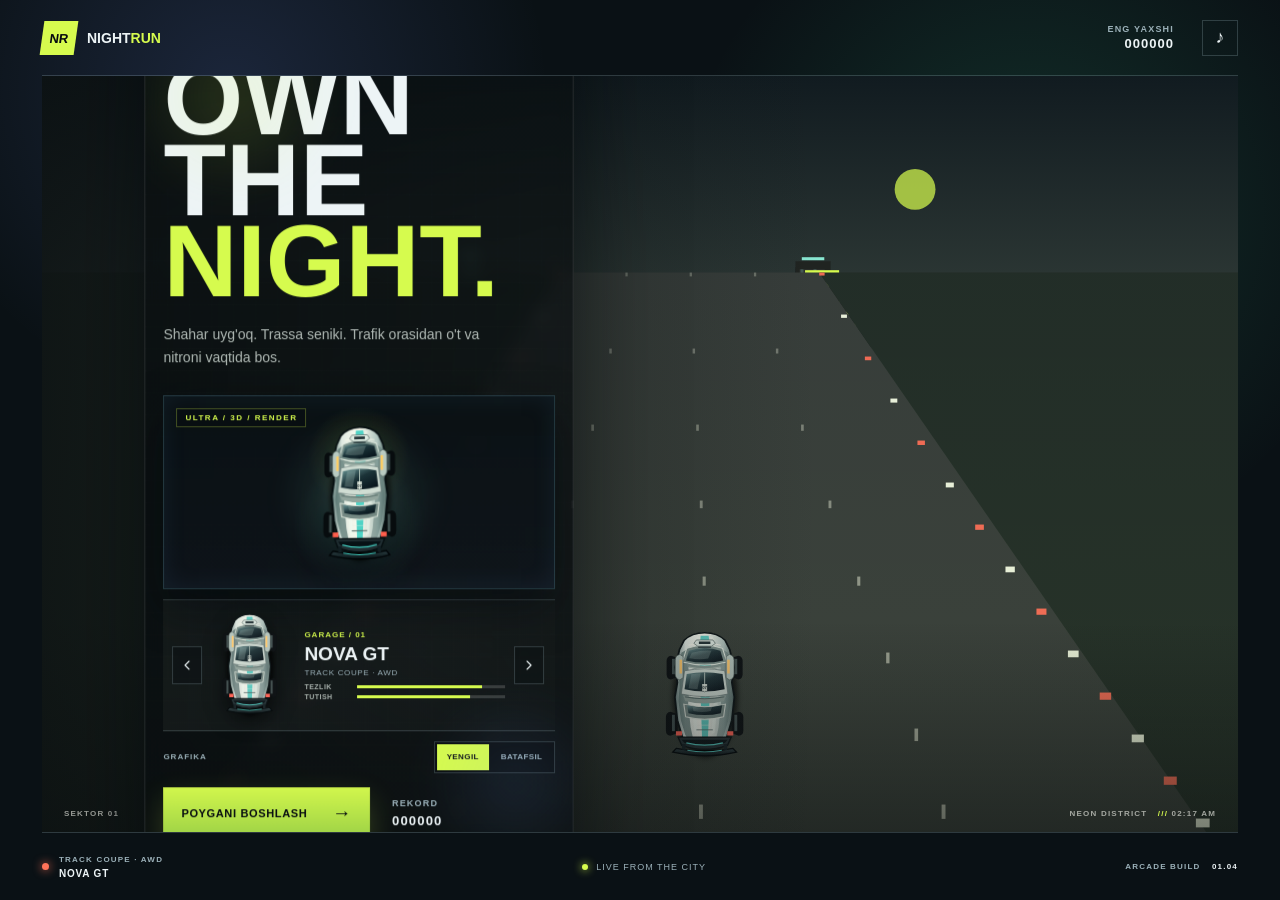
<file: index.html>
<!doctype html>
<html lang="uz">
	<head>
		<meta charset="UTF-8" />
		<meta name="viewport" content="width=device-width, initial-scale=1, viewport-fit=cover, user-scalable=no" />
		<meta name="theme-color" content="#101416" />
		<meta name="description" content="Neon yo'llarda tezlikni his qil. Yengil arcade poyga o'yini." />
		<link rel="manifest" href="manifest.json" />
		<link rel="icon" href="icon.svg" type="image/svg+xml" />
		<link rel="stylesheet" href="style.css" />
		<title>Night Run: Street Rush</title>
	</head>
	<body>
		<main class="game-shell">
			<header class="topbar">
				<a class="brand" href="#" aria-label="Night Run bosh sahifa">
					<span class="brand-mark">NR</span>
					<span class="brand-name">NIGHT<span>RUN</span></span>
				</a>
				<div class="top-stats">
					<div class="top-stat"><span class="stat-label">ENG YAXSHI</span><strong id="best-score">000000</strong></div>
					<button class="icon-button" id="home-button" aria-label="Bosh sahifaga qaytish" title="Bosh sahifaga qaytish" hidden><svg viewBox="0 0 24 24" aria-hidden="true"><path d="m3 10 9-7 9 7"/><path d="M5 9v12h14V9"/><path d="M9 21v-7h6v7"/></svg></button>
					<button class="icon-button" id="sound-toggle" aria-label="Ovoz" title="Ovoz">♪</button>
				</div>
			</header>

			<section class="game-stage" aria-label="Poyga maydoni">
				<canvas id="game-canvas" aria-label="Night Run poyga o'yini"></canvas>
				<canvas id="parking-canvas" aria-label="3D parkovka maydoni" hidden></canvas>

				<div class="race-hud" id="race-hud" hidden>
					<div class="hud-left">
						<div class="speed-readout"><strong id="speed">000</strong><span>KM/H</span></div>
						<div class="gear-readout">VITES <strong id="gear">1</strong></div>
					</div>
					<div class="hud-right">
						<div class="race-distance"><span>MASOFA</span><strong id="distance">0.00 <small>KM</small></strong></div>
						<div class="nitro-meter"><span>NITRO</span><div class="meter-track"><i id="nitro-fill"></i></div></div>
					</div>
					<button class="pause-button" id="pause-button" aria-label="Pauza">Ⅱ</button>
				</div>

				<div class="parking-hud" id="parking-hud" hidden>
					<div class="parking-speed"><strong id="parking-speed">00</strong><span>KM/H</span><button class="gear-toggle" id="parking-gear" aria-label="Orqaga uzatmaga o'tish" title="D / R uzatma">D</button></div>
					<div class="parking-objective" id="parking-objective">YASHIL JOYGA PARK QILING</div>
					<button class="hud-action-button" id="parking-camera" aria-label="Kamera burchagini almashtirish">CAM</button>
					<button class="pause-button" id="parking-pause" aria-label="Pauza">Ⅱ</button>
				</div>

				<div class="screen-panel" id="start-screen">
					<div class="scene-ambient" aria-hidden="true">
						<span class="ambient-orb orb-left"></span>
						<span class="ambient-orb orb-right"></span>
						<span class="ambient-grid"></span>
					</div>
					<div class="intro-flash" id="intro-flash" aria-hidden="true"></div>
					<div class="eyebrow"><span class="eyebrow-line"></span> NO RULES. JUST ROAD.</div>
					<div class="mode-switch" role="group" aria-label="O'yin rejimi">
						<button class="mode-option is-selected" data-game-mode="street" aria-pressed="true">STREET RUN</button>
						<button class="mode-option" data-game-mode="parking" aria-pressed="false">PARKING</button>
					</div>
					<h1 id="start-title">OWN THE<br /><em>NIGHT.</em></h1>
					<p class="panel-copy" id="start-copy">Shahar uyg'oq. Trassa seniki. Trafik orasidan o't va nitroni vaqtida bos.</p>
					<div class="cinematic-showcase" aria-label="Premium garage showcase">
						<div class="showcase-glow"></div>
						<div class="showcase-tag">ULTRA / 3D / RENDER</div>
						<img class="showcase-car" id="showcase-car" src="car-m3-inspired.svg" alt="NOVA GT showcase" />
					</div>
					<div class="garage-picker" aria-label="Avtomobil tanlash">
						<button class="garage-arrow" id="car-previous" aria-label="Oldingi avtomobil"><svg viewBox="0 0 24 24" aria-hidden="true"><path d="m15 18-6-6 6-6"/></svg></button>
						<img class="garage-car-preview" id="car-preview" src="car-m3-inspired.svg" alt="NOVA GT avtomobili yuqoridan ko'rinishi" />
						<div class="garage-car-info">
							<span class="garage-car-index" id="car-index">GARAGE / 01</span>
							<h2 id="car-name">NOVA GT</h2>
							<p id="car-category">TRACK COUPE · AWD</p>
							<div class="car-stat"><span>TEZLIK</span><i><b id="car-speed-stat" style="--stat: .84"></b></i></div>
							<div class="car-stat"><span>TUTISH</span><i><b id="car-grip-stat" style="--stat: .76"></b></i></div>
						</div>
						<button class="garage-arrow" id="car-next" aria-label="Keyingi avtomobil"><svg viewBox="0 0 24 24" aria-hidden="true"><path d="m9 18 6-6-6-6"/></svg></button>
					</div>
					<div class="graphics-setting">
						<span>GRAFIKA</span>
						<div class="graphics-switch" role="group" aria-label="Grafika sifati">
							<button data-quality="low" aria-pressed="true">YENGIL</button>
							<button data-quality="high" aria-pressed="false">BATAFSIL</button>
						</div>
					</div>
					<div class="start-row">
						<button class="primary-button" id="start-button"><span>POYGANI BOSHLASH</span><b>→</b></button>
						<span class="record-note">REKORD <strong id="menu-best">000000</strong></span>
					</div>
					<div class="key-hint"><span>←</span><span>→</span><i>YO'NALISH</i><span class="key-space">SPACE</span><i>NITRO</i></div>
				</div>

				<div class="screen-panel result-panel" id="result-screen" hidden>
					<div class="eyebrow"><span class="eyebrow-line"></span> RUN COMPLETE</div>
					<h2 id="result-title">YAXSHI<br /><em>URINISH.</em></h2>
					<p class="panel-copy" id="result-copy">Masofa va tezlik</p>
					<button class="primary-button" id="retry-button"><span>YANA BIR MARTA</span><b>↻</b></button>
				</div>

				<div class="pause-overlay" id="pause-screen" hidden>
					<div class="eyebrow"><span class="eyebrow-line"></span> ENGINE IDLING</div>
					<h2>PAUZA</h2>
					<button class="primary-button" id="resume-button"><span>DAVOM ETISH</span><b>→</b></button>
				</div>

				<div class="touch-controls" id="touch-controls" aria-label="Sensorli boshqaruv">
					<div class="steering-controls">
						<button class="drive-button steer-button" data-control="left" aria-label="Chapga burilish">←</button>
						<button class="drive-button steer-button" data-control="right" aria-label="O'ngga burilish">→</button>
					</div>
					<div class="action-controls">
						<button class="drive-button nitro-button" data-control="nitro" aria-label="Nitro"><span>»</span><small>NITRO</small></button>
						<button class="drive-button throttle-button" data-control="accelerate" aria-label="Tezlashish"><span>↑</span><small>GAZ</small></button>
					</div>
				</div>

				<div class="parking-controls" id="parking-controls" aria-label="Parkovka boshqaruvi" hidden>
					<div class="steering-controls">
						<button class="drive-button steer-button" data-control="left" aria-label="Chapga burilish">←</button>
						<button class="drive-button steer-button" data-control="right" aria-label="O'ngga burilish">→</button>
					</div>
					<div class="parking-pedals">
						<button class="drive-button parking-pedal brake-pedal" data-control="brake" aria-label="Tormoz"><span>↓</span><small>TORMOZ</small></button>
						<button class="drive-button parking-pedal throttle-pedal" data-control="accelerate" aria-label="Gaz"><span>↑</span><small>GAZ</small></button>
					</div>
				</div>

				<div class="stage-caption"><span>SEKTOR 01</span><span>NEON DISTRICT <i>///</i> 02:17 AM</span></div>
			</section>

			<footer class="bottom-bar">
				<div class="garage-readout"><span class="car-dot"></span><div><small>M3 GTR-INSPIRED / TRACK SPEC</small><strong>GT-R STREET COUPE</strong></div></div>
				<div class="footer-center"><span class="live-dot"></span> LIVE FROM THE CITY</div>
				<div class="footer-version">ARCADE BUILD <span>01.04</span></div>
			</footer>
		</main>
		<script src="script.js?v=6" defer></script>
	</body>
</html>
</file>
<file: style.css>
:root {
	color-scheme: dark;
	--ink: #060b10;
	--ink-2: #0d1520;
	--panel: rgba(11, 16, 20, .78);
	--panel-strong: rgba(15, 23, 28, .92);
	--muted: #9bb0b8;
	--paper: #edf4f6;
	--acid: #d6fb4e;
	--acid-2: #8ef7d4;
	--coral: #ff7359;
	--violet: #b883ff;
	--line: rgba(209, 244, 255, .18);
	--glow: rgba(214, 251, 78, .42);
	font-family: "Bahnschrift", "Arial Narrow", sans-serif;
}

* { box-sizing: border-box; }

html, body { margin: 0; min-height: 100%; background: var(--ink); }

body { min-height: 100svh; color: var(--paper); overscroll-behavior: none; }

button, a { color: inherit; font: inherit; }
button { -webkit-tap-highlight-color: transparent; }

.game-shell {
	width: min(100%, 1500px);
	height: 100svh;
	min-height: 560px;
	margin: 0 auto;
	padding: 0 42px;
	display: flex;
	flex-direction: column;
	background:
		radial-gradient(circle at 18% 10%, rgba(117, 146, 255, .16), transparent 24%),
		radial-gradient(circle at 80% 24%, rgba(60, 196, 144, .18), transparent 28%),
		radial-gradient(circle at 64% 52%, rgba(214, 251, 78, .07), transparent 34%),
		#0a1115;
}

.topbar, .bottom-bar { height: 76px; flex: 0 0 auto; display: flex; align-items: center; justify-content: space-between; }
.topbar { border-bottom: 1px solid var(--line); }
.brand { display: inline-flex; gap: 11px; align-items: center; text-decoration: none; }
.brand-mark { width: 34px; height: 34px; display: grid; place-items: center; background: var(--acid); color: var(--ink); font-size: 13px; font-weight: 900; transform: skew(-8deg); }
.brand-name { font-weight: 900; font-size: 14px; letter-spacing: 0; }
.brand-name span { color: var(--acid); }
.top-stats { display: flex; gap: 28px; align-items: center; }
.top-stat { display: grid; gap: 2px; text-align: right; }
.stat-label, .record-note, .garage-readout small, .footer-version, .stage-caption, .eyebrow, .gear-readout, .race-distance > span, .nitro-meter > span { font-size: 9px; letter-spacing: 1.2px; color: var(--muted); font-weight: 700; }
.top-stat strong { font-size: 13px; letter-spacing: 1px; font-variant-numeric: tabular-nums; }
.icon-button { border: 1px solid var(--line); background: transparent; width: 36px; height: 36px; display: grid; place-items: center; cursor: pointer; font-size: 18px; color: var(--paper); }
.icon-button svg { width: 17px; height: 17px; fill: none; stroke: currentColor; stroke-width: 1.7; stroke-linecap: round; stroke-linejoin: round; }
.icon-button.is-muted { color: var(--muted); }

.game-stage { flex: 1 1 auto; min-height: 0; position: relative; overflow: hidden; background: #151c1c; isolation: isolate; }
#game-canvas { position: absolute; inset: 0; width: 100%; height: 100%; display: block; }
#parking-canvas { position: absolute; inset: 0; width: 100%; height: 100%; display: block; }
.game-stage::after { content: ""; position: absolute; inset: 0; z-index: -0; pointer-events: none; background: linear-gradient(90deg, rgba(12, 17, 18, .8) 0%, rgba(12, 17, 18, .3) 37%, transparent 65%), linear-gradient(0deg, rgba(10, 14, 15, .5), transparent 28%); }
.game-stage::before {
	content: "";
	position: absolute;
	inset: 0;
	background: linear-gradient(180deg, rgba(255,255,255,.06), transparent 12%, transparent 88%, rgba(255,255,255,.04));
	mix-blend-mode: screen;
	pointer-events: none;
}
.screen-panel {
	position: absolute;
	z-index: 2;
	left: clamp(24px, 8vw, 120px);
	top: 50%;
	width: min(430px, 62%);
	transform: translateY(-52%);
	animation: panel-in .55s ease both;
	overflow: hidden;
	background: linear-gradient(180deg, rgba(9, 14, 16, .62), rgba(9, 14, 16, .8));
	backdrop-filter: blur(8px);
	border: 1px solid rgba(255,255,255,.08);
	padding: 22px 18px 18px;
	box-shadow: 0 30px 80px rgba(2, 7, 9, .55), inset 0 0 0 1px rgba(255,255,255,.03);
}
.scene-ambient, .intro-flash { pointer-events: none; }
.scene-ambient {
	position: absolute;
	inset: 0;
	z-index: 0;
	pointer-events: none;
}
.ambient-orb {
	position: absolute;
	border-radius: 50%;
	filter: blur(18px);
	opacity: .52;
}
.orb-left {
	left: -36px;
	top: 18px;
	width: 250px;
	height: 250px;
	background: radial-gradient(circle, rgba(214,251,78,.28), rgba(214,251,78,0) 62%);
	animation: drift-left 12s ease-in-out infinite;
}
.orb-right {
	right: -52px;
	bottom: 24px;
	width: 220px;
	height: 220px;
	background: radial-gradient(circle, rgba(118,161,255,.22), rgba(118,161,255,0) 62%);
	animation: drift-right 14s ease-in-out infinite;
}
.ambient-grid {
	position: absolute;
	inset: 0;
	background-image: linear-gradient(rgba(255,255,255,.04) 1px, transparent 1px), linear-gradient(90deg, rgba(255,255,255,.03) 1px, transparent 1px);
	background-size: 22px 22px;
	mask-image: radial-gradient(circle at center, black 35%, transparent 90%);
	opacity: .22;
}
.intro-flash {
	position: absolute;
	inset: -18% 22% -18% -30%;
	background: linear-gradient(90deg, rgba(255,255,255,0), rgba(214,251,78,.18), rgba(255,255,255,0));
	transform: translateX(-35%) scaleX(.35);
	opacity: 0;
}
.intro-flash.is-visible {
	animation: intro-flash .75s cubic-bezier(.2,.8,.2,1) forwards;
}
.eyebrow { color: var(--acid); display: flex; align-items: center; gap: 10px; }
.eyebrow-line { width: 24px; height: 1px; background: var(--acid); display: inline-block; }
h1, h2 { margin: 19px 0 13px; font-size: clamp(58px, 8vw, 108px); line-height: .79; letter-spacing: 0; font-weight: 900; }
h1 em, h2 em { color: var(--acid); font-style: normal; }
h2 { font-size: clamp(49px, 7vw, 82px); }
.panel-copy { max-width: 340px; color: #b0b9b5; font-size: 14px; line-height: 1.65; margin: 21px 0 26px; }
.start-row { display: flex; align-items: center; gap: 22px; }
.primary-button { min-height: 52px; padding: 0 18px; display: inline-flex; align-items: center; justify-content: space-between; gap: 25px; border: 0; background: linear-gradient(180deg, rgba(214,251,78,.98), rgba(176,236,78,.88)); color: var(--ink); font-size: 11px; font-weight: 900; letter-spacing: .65px; cursor: pointer; box-shadow: 0 12px 30px rgba(214,251,78,.2), inset 0 0 0 1px rgba(0,0,0,.08); transition: background .15s, transform .15s, box-shadow .15s; }
.primary-button:hover { background: linear-gradient(180deg, #efffa6, #d6fb4e); transform: translateY(-2px); box-shadow: 0 18px 36px rgba(214,251,78,.28); }
.primary-button b { font-size: 19px; font-weight: 500; }
.record-note { white-space: nowrap; }
.record-note strong { display: block; color: var(--paper); padding-top: 5px; font-size: 13px; }
.key-hint { display: flex; gap: 5px; align-items: center; margin-top: 38px; color: var(--muted); font-size: 8px; letter-spacing: 1px; }
.key-hint span { display: grid; place-items: center; width: 23px; height: 22px; border: 1px solid var(--line); color: var(--paper); font-size: 14px; }
.key-hint i { font-style: normal; margin: 0 11px 0 3px; }
.key-hint .key-space { width: auto; padding: 0 6px; font-size: 8px; }
.mode-switch { display: inline-flex; gap: 4px; padding: 3px; margin-top: 17px; border: 1px solid var(--line); background: rgba(11,15,16,.72); box-shadow: inset 0 0 18px rgba(214,251,78,.05); }
.mode-option { min-height: 31px; padding: 0 12px; border: 0; background: transparent; color: var(--muted); font-size: 9px; font-weight: 800; letter-spacing: .8px; cursor: pointer; transition: all .18s ease; }
.mode-option:hover { color: var(--paper); }
.mode-option.is-selected { background: linear-gradient(180deg, rgba(214,251,78,.96), rgba(166,230,92,.9)); color: var(--ink); box-shadow: 0 0 18px rgba(214,251,78,.32); }
.cinematic-showcase {
	position: relative;
	display: grid;
	place-items: center;
	height: 194px;
	margin: 18px 0 10px;
	padding: 14px 16px 10px;
	overflow: hidden;
	border: 1px solid rgba(146, 232, 255, .18);
	background:
		radial-gradient(circle at 50% 32%, rgba(214, 251, 78, .16), transparent 22%),
		radial-gradient(circle at 50% 68%, rgba(91, 225, 200, .12), transparent 28%),
		linear-gradient(180deg, rgba(10, 17, 20, .9), rgba(15, 21, 28, .76));
	box-shadow: inset 0 0 24px rgba(96, 176, 255, .08), 0 18px 42px rgba(2, 7, 12, .46);
	--accent: #d6fb4e;
}
.showcase-glow {
	position: absolute;
	inset: 18% 25% 14%;
	border-radius: 50%;
	background: radial-gradient(circle, color-mix(in srgb, var(--accent) 70%, transparent), rgba(140,255,234,.12) 26%, rgba(12,15,17,0) 66%);
	filter: blur(14px);
}
.showcase-tag {
	position: absolute;
	top: 12px;
	left: 12px;
	padding: 4px 8px;
	border: 1px solid rgba(214,251,78,.28);
	background: rgba(8, 14, 16, .56);
	color: var(--acid);
	font-size: 8px;
	letter-spacing: 1.5px;
	font-weight: 800;
}
.showcase-car {
	position: relative;
	width: min(210px, 58%);
	max-height: 150px;
	object-fit: contain;
	filter: drop-shadow(0 18px 28px rgba(0,0,0,.58)) saturate(1.15) contrast(1.08);
	animation: float-car 4.2s ease-in-out infinite;
	transform: perspective(900px) rotateX(8deg) rotateY(-10deg);
}
.garage-picker { min-height: 132px; margin: 0 0 10px; padding: 9px; display: grid; grid-template-columns: 32px 82px minmax(0, 1fr) 32px; gap: 9px; align-items: center; border-block: 1px solid var(--line); background: linear-gradient(90deg, rgba(229,235,220,.045), rgba(229,235,220,.01)); }
.garage-arrow { width: 30px; height: 38px; padding: 0; display: grid; place-items: center; border: 1px solid var(--line); background: rgba(15,20,21,.72); color: var(--paper); cursor: pointer; }
.garage-arrow:hover { border-color: var(--acid); color: var(--acid); box-shadow: 0 0 18px rgba(214,251,78,.12); }
.garage-arrow svg { width: 16px; height: 16px; fill: none; stroke: currentColor; stroke-width: 1.7; stroke-linecap: round; stroke-linejoin: round; }
.garage-car-preview { width: 72px; height: 112px; object-fit: contain; filter: drop-shadow(0 6px 9px rgba(0,0,0,.5)); }
.garage-car-info { min-width: 0; display: grid; gap: 3px; }
.garage-car-index { color: var(--acid); font-size: 8px; font-weight: 800; letter-spacing: 1px; }
.garage-car-info h2 { margin: 2px 0; color: var(--paper); font-size: 19px; line-height: 1; letter-spacing: 0; }
.garage-car-info p { margin: 0 0 3px; color: var(--muted); font-size: 8px; letter-spacing: .65px; }
.car-stat { display: grid; grid-template-columns: 47px minmax(0, 1fr); gap: 6px; align-items: center; color: #a8b2ad; font-size: 7px; font-weight: 800; letter-spacing: .5px; }
.car-stat i { height: 3px; overflow: hidden; background: rgba(240,242,234,.17); }
.car-stat i b { display: block; width: calc(var(--stat) * 100%); height: 100%; background: var(--acid); }
.graphics-setting { display: flex; align-items: center; justify-content: space-between; gap: 12px; margin: 9px 0 14px; }
.graphics-setting > span { color: var(--muted); font-size: 8px; font-weight: 800; letter-spacing: 1px; }
.graphics-switch { display: inline-flex; padding: 2px; gap: 2px; border: 1px solid var(--line); background: rgba(11,15,16,.65); }
.graphics-switch button { min-height: 26px; padding: 0 10px; border: 0; background: transparent; color: var(--muted); font-size: 8px; font-weight: 800; letter-spacing: .4px; cursor: pointer; }
.graphics-switch button[aria-pressed="true"] { background: #d6fb4e; color: #101416; }
.parking-hud { position: absolute; z-index: 3; top: 22px; left: 25px; right: 25px; display: flex; align-items: flex-start; justify-content: space-between; pointer-events: none; }
.parking-speed { display: flex; align-items: baseline; gap: 7px; text-shadow: 0 2px 12px #000; }
.parking-speed strong { font-size: 39px; line-height: 1; font-variant-numeric: tabular-nums; }
.parking-speed span { color: var(--acid); font-size: 9px; letter-spacing: 1px; }
.gear-toggle { width: 30px; height: 28px; margin-left: 5px; padding: 0; border: 1px solid rgba(214,251,78,.58); background: rgba(18,24,25,.75); color: var(--acid); font-size: 12px; font-weight: 900; cursor: pointer; pointer-events: auto; }
.gear-toggle:active { background: rgba(214,251,78,.25); }
.parking-objective { position: absolute; left: 50%; top: 4px; transform: translateX(-50%); padding: 8px 12px; background: rgba(13,18,19,.72); color: var(--paper); border: 1px solid var(--line); font-size: 9px; font-weight: 800; letter-spacing: .7px; white-space: nowrap; }
.hud-action-button { position: absolute; top: 0; right: 44px; width: 38px; height: 34px; pointer-events: auto; border: 1px solid rgba(255,255,255,.3); background: rgba(14,18,19,.62); color: var(--paper); font-size: 9px; font-weight: 800; cursor: pointer; }
.parking-controls { position: absolute; z-index: 3; bottom: 34px; left: 24px; right: 24px; display: flex; justify-content: space-between; align-items: end; pointer-events: none; }
.parking-pedals { display: flex; flex-direction: column-reverse; gap: 8px; align-items: end; }
.parking-pedal { width: 78px; height: 62px; display: grid; place-content: center; gap: 1px; text-align: center; }
.brake-pedal { height: 49px; border-color: rgba(255,115,89,.65); background: rgba(60,34,31,.75); }
.throttle-pedal { background: rgba(214,251,78,.22); border-color: rgba(214,251,78,.6); }
.brake-pedal small { color: #ff9b85; }
.result-panel .primary-button { min-width: 220px; }
.pause-overlay { position: absolute; z-index: 4; inset: 0; display: flex; flex-direction: column; justify-content: center; align-items: center; background: rgba(12, 16, 17, .78); backdrop-filter: blur(5px); }
.pause-overlay h2 { font-size: clamp(46px, 7vw, 76px); }
.pause-overlay .primary-button { margin-top: 12px; min-width: 190px; }
[hidden] { display: none !important; }

.race-hud { position: absolute; z-index: 3; top: 22px; left: 25px; right: 25px; display: flex; align-items: flex-start; justify-content: space-between; pointer-events: none; }
.hud-left, .hud-right { text-shadow: 0 2px 12px #000; }
.speed-readout { display: flex; align-items: baseline; gap: 7px; }
.speed-readout strong { font-size: 42px; line-height: 1; font-variant-numeric: tabular-nums; }
.speed-readout > span { font-size: 9px; color: var(--acid); letter-spacing: 1px; }
.gear-readout { margin-top: 6px; }
.gear-readout strong { color: var(--paper); margin-left: 5px; }
.hud-right { text-align: right; min-width: 176px; padding-right: 44px; }
.race-distance { display: grid; gap: 2px; }
.race-distance strong { font-size: 20px; font-variant-numeric: tabular-nums; }
.race-distance small { color: var(--acid); font-size: 9px; }
.nitro-meter { margin-top: 9px; }
.meter-track { width: 120px; height: 4px; background: rgba(255,255,255,.25); margin: 5px 0 0 auto; }
.meter-track i { display: block; width: 100%; height: 100%; background: var(--acid); transform-origin: left; }
.pause-button { position: absolute; right: 0; top: 0; pointer-events: auto; width: 34px; height: 34px; border: 1px solid rgba(255,255,255,.3); background: rgba(14,18,19,.5); color: white; font-size: 14px; cursor: pointer; }
.stage-caption { position: absolute; z-index: 1; bottom: 14px; left: 22px; right: 22px; display: flex; justify-content: space-between; color: rgba(239,241,233,.63); font-size: 8px; }
.stage-caption i { color: var(--acid); font-style: normal; margin-left: 7px; }
.bottom-bar { border-top: 1px solid var(--line); height: 68px; }
.garage-readout { display: flex; align-items: center; gap: 10px; }
.car-dot { width: 7px; height: 7px; border-radius: 50%; background: var(--coral); box-shadow: 0 0 10px var(--coral); }
.garage-readout div { display: grid; gap: 4px; }
.garage-readout small { font-size: 8px; }
.garage-readout strong { font-size: 10px; letter-spacing: .8px; }
.footer-center { font-size: 9px; letter-spacing: 1px; color: var(--muted); display: flex; align-items: center; gap: 8px; }
.live-dot { width: 6px; height: 6px; background: var(--acid); border-radius: 50%; box-shadow: 0 0 8px var(--acid); }
.footer-version { font-size: 8px; }.footer-version span { color: var(--paper); margin-left: 8px; }
.touch-controls { position: absolute; z-index: 3; bottom: 38px; left: 24px; right: 24px; display: none; justify-content: space-between; align-items: end; pointer-events: none; }
.steering-controls, .action-controls { display: flex; gap: 10px; align-items: end; }
.drive-button { pointer-events: auto; touch-action: none; user-select: none; border: 1px solid rgba(239,241,233,.28); background: rgba(18,24,25,.7); color: var(--paper); backdrop-filter: blur(7px); cursor: pointer; }
.drive-button:active, .drive-button.is-active { background: rgba(214,251,78,.25); border-color: var(--acid); }
.steer-button { width: 56px; height: 56px; font-size: 27px; }
.action-controls { flex-direction: column-reverse; }
.nitro-button, .throttle-button { width: 62px; height: 55px; display: grid; place-content: center; gap: 0; text-align: center; }
.throttle-button { height: 68px; background: rgba(214,251,78,.22); border-color: rgba(214,251,78,.6); }
.drive-button > span { font-size: 20px; line-height: 1.1; }
.drive-button small { font-size: 8px; letter-spacing: .8px; color: var(--acid); }
@keyframes panel-in { from { opacity: 0; transform: translate(-12px, -48%); } to { opacity: 1; transform: translate(0, -52%); } }
@keyframes float-car {
	0%, 100% { transform: perspective(900px) rotateX(8deg) rotateY(-10deg) translateY(0); }
	50% { transform: perspective(900px) rotateX(10deg) rotateY(-5deg) translateY(-6px); }
}
@keyframes drift-left {
	0%, 100% { transform: translate3d(0, 0, 0) scale(1); }
	50% { transform: translate3d(16px, 18px, 0) scale(1.08); }
}
@keyframes drift-right {
	0%, 100% { transform: translate3d(0, 0, 0) scale(1); }
	50% { transform: translate3d(-18px, -14px, 0) scale(1.12); }
}
@keyframes intro-flash {
	0% { opacity: 0; transform: translateX(-35%) scaleX(.38); }
	18% { opacity: 1; }
	100% { opacity: 0; transform: translateX(42%) scaleX(1.22); }
}

@media (max-width: 700px) {
	.game-shell { min-height: 480px; padding: 0 18px; }
	.topbar { height: 60px; }
	.bottom-bar { height: 54px; }
	.game-stage { margin: 0 -18px; }
	.screen-panel { left: 25px; top: 37%; width: calc(100% - 50px); transform: translateY(-50%); }
	h1 { font-size: clamp(57px, 15vw, 82px); margin-top: 17px; }
	.panel-copy { max-width: 290px; margin: 15px 0 18px; font-size: 12px; }
	.primary-button { min-height: 48px; padding: 0 13px; gap: 15px; font-size: 10px; }
	.mode-switch { margin-top: 12px; }
	.mode-option { min-height: 28px; padding: 0 10px; font-size: 8px; }
	.garage-picker { min-height: 116px; margin: 10px 0 7px; padding: 6px; grid-template-columns: 28px 69px minmax(0, 1fr) 28px; gap: 6px; }
	.garage-arrow { width: 27px; height: 34px; }
	.garage-car-preview { width: 62px; height: 101px; }
	.graphics-setting { margin: 7px 0 10px; }
	.screen-panel { top: 42%; }
	.record-note { font-size: 8px; }
	.key-hint { display: none; }
	.stage-caption { bottom: 10px; left: 15px; right: 15px; }
	.touch-controls { display: flex; left: 16px; right: 16px; bottom: 34px; }
	.race-hud { top: 14px; left: 16px; right: 16px; }
	.speed-readout strong { font-size: 35px; }
	.parking-hud { top: 14px; left: 16px; right: 16px; }
	.parking-speed strong { font-size: 34px; }
	.parking-objective { top: 48px; left: 50%; max-width: 48%; overflow: hidden; text-overflow: ellipsis; font-size: 8px; }
	.parking-controls { left: 16px; right: 16px; bottom: 34px; }
	.parking-pedal { width: 66px; height: 58px; }
	.brake-pedal { height: 46px; }
	.footer-center { display: none; }
	.garage-readout small, .footer-version { font-size: 7px; }
}

@media (max-height: 650px) and (min-width: 701px) {
	.topbar { height: 58px; }
	.bottom-bar { height: 52px; }
	h1 { font-size: 78px; }
	.panel-copy { margin: 13px 0 17px; }
	.key-hint { margin-top: 20px; }
}

@media (max-width: 900px) and (orientation: landscape) {
	.game-shell { min-height: 100svh; padding: 0 14px; }
	.topbar { height: 48px; }
	.bottom-bar { height: 44px; }
	.game-stage { margin: 0 -14px; }
	.screen-panel { left: 28px; top: 50%; width: min(340px, 55%); transform: translateY(-50%); }
	h1 { font-size: 58px; margin: 12px 0 8px; }
	.panel-copy { max-width: 255px; margin: 8px 0 11px; font-size: 11px; line-height: 1.35; }
	.eyebrow { font-size: 8px; }
	.primary-button { min-height: 42px; }
	.key-hint { display: none; }
	.race-hud { top: 9px; left: 14px; right: 14px; }
	.touch-controls { display: flex; bottom: 15px; left: 15px; right: 15px; }
	.parking-controls { bottom: 15px; left: 15px; right: 15px; }
	.parking-pedal { width: 62px; height: 50px; }
	.brake-pedal { height: 40px; }
	.parking-objective { top: 43px; max-width: 45%; overflow: hidden; text-overflow: ellipsis; }
	.steer-button { width: 48px; height: 48px; }
	.action-controls { gap: 6px; }
	.nitro-button, .throttle-button { width: 54px; height: 44px; }
	.throttle-button { height: 54px; }
	.stage-caption { bottom: 7px; left: 14px; right: 14px; }
}

@media (max-width: 380px) {
	.game-shell { padding: 0 12px; }
	.game-stage { margin: 0 -12px; }
	.brand-name { font-size: 12px; }
	.top-stats { gap: 13px; }
	.screen-panel { left: 19px; width: calc(100% - 38px); }
	.record-note { display: none; }
	.drive-button { width: 51px; }
	.throttle-button { height: 62px; }
}

@media (prefers-reduced-motion: reduce) { *, *::before, *::after { animation-duration: .01ms !important; transition-duration: .01ms !important; } }
</file>
<file: Новая папка (9)/style.css>
:root {
	color-scheme: dark;
	--ink: #060b10;
	--ink-2: #0d1520;
	--panel: rgba(11, 16, 20, .78);
	--panel-strong: rgba(15, 23, 28, .92);
	--muted: #9bb0b8;
	--paper: #edf4f6;
	--acid: #d6fb4e;
	--acid-2: #8ef7d4;
	--coral: #ff7359;
	--violet: #b883ff;
	--line: rgba(209, 244, 255, .18);
	--glow: rgba(214, 251, 78, .42);
	font-family: "Bahnschrift", "Arial Narrow", sans-serif;
}

* { box-sizing: border-box; }

html, body { margin: 0; min-height: 100%; background: var(--ink); }

body { min-height: 100svh; color: var(--paper); overscroll-behavior: none; }

button, a { color: inherit; font: inherit; }
button { -webkit-tap-highlight-color: transparent; }

.game-shell {
	width: min(100%, 1500px);
	height: 100svh;
	min-height: 560px;
	margin: 0 auto;
	padding: 0 42px;
	display: flex;
	flex-direction: column;
	background:
		radial-gradient(circle at 18% 10%, rgba(117, 146, 255, .16), transparent 24%),
		radial-gradient(circle at 80% 24%, rgba(60, 196, 144, .18), transparent 28%),
		radial-gradient(circle at 64% 52%, rgba(214, 251, 78, .07), transparent 34%),
		#0a1115;
}

.topbar, .bottom-bar { height: 76px; flex: 0 0 auto; display: flex; align-items: center; justify-content: space-between; }
.topbar { border-bottom: 1px solid var(--line); }
.brand { display: inline-flex; gap: 11px; align-items: center; text-decoration: none; }
.brand-mark { width: 34px; height: 34px; display: grid; place-items: center; background: var(--acid); color: var(--ink); font-size: 13px; font-weight: 900; transform: skew(-8deg); }
.brand-name { font-weight: 900; font-size: 14px; letter-spacing: 0; }
.brand-name span { color: var(--acid); }
.top-stats { display: flex; gap: 28px; align-items: center; }
.top-stat { display: grid; gap: 2px; text-align: right; }
.stat-label, .record-note, .garage-readout small, .footer-version, .stage-caption, .eyebrow, .gear-readout, .race-distance > span, .nitro-meter > span { font-size: 9px; letter-spacing: 1.2px; color: var(--muted); font-weight: 700; }
.top-stat strong { font-size: 13px; letter-spacing: 1px; font-variant-numeric: tabular-nums; }
.icon-button { border: 1px solid var(--line); background: transparent; width: 36px; height: 36px; display: grid; place-items: center; cursor: pointer; font-size: 18px; color: var(--paper); }
.icon-button svg { width: 17px; height: 17px; fill: none; stroke: currentColor; stroke-width: 1.7; stroke-linecap: round; stroke-linejoin: round; }
.icon-button.is-muted { color: var(--muted); }

.game-stage { flex: 1 1 auto; min-height: 0; position: relative; overflow: hidden; background: #151c1c; isolation: isolate; }
#game-canvas { position: absolute; inset: 0; width: 100%; height: 100%; display: block; }
#parking-canvas { position: absolute; inset: 0; width: 100%; height: 100%; display: block; }
.game-stage::after { content: ""; position: absolute; inset: 0; z-index: -0; pointer-events: none; background: linear-gradient(90deg, rgba(12, 17, 18, .8) 0%, rgba(12, 17, 18, .3) 37%, transparent 65%), linear-gradient(0deg, rgba(10, 14, 15, .5), transparent 28%); }
.game-stage::before {
	content: "";
	position: absolute;
	inset: 0;
	background: linear-gradient(180deg, rgba(255,255,255,.06), transparent 12%, transparent 88%, rgba(255,255,255,.04));
	mix-blend-mode: screen;
	pointer-events: none;
}
.screen-panel {
	position: absolute;
	z-index: 2;
	left: clamp(24px, 8vw, 120px);
	top: 50%;
	width: min(430px, 62%);
	transform: translateY(-52%);
	animation: panel-in .55s ease both;
	overflow: hidden;
	background: linear-gradient(180deg, rgba(9, 14, 16, .62), rgba(9, 14, 16, .8));
	backdrop-filter: blur(8px);
	border: 1px solid rgba(255,255,255,.08);
	padding: 22px 18px 18px;
	box-shadow: 0 30px 80px rgba(2, 7, 9, .55), inset 0 0 0 1px rgba(255,255,255,.03);
}
.scene-ambient, .intro-flash { pointer-events: none; }
.scene-ambient {
	position: absolute;
	inset: 0;
	z-index: 0;
	pointer-events: none;
}
.ambient-orb {
	position: absolute;
	border-radius: 50%;
	filter: blur(18px);
	opacity: .52;
}
.orb-left {
	left: -36px;
	top: 18px;
	width: 250px;
	height: 250px;
	background: radial-gradient(circle, rgba(214,251,78,.28), rgba(214,251,78,0) 62%);
	animation: drift-left 12s ease-in-out infinite;
}
.orb-right {
	right: -52px;
	bottom: 24px;
	width: 220px;
	height: 220px;
	background: radial-gradient(circle, rgba(118,161,255,.22), rgba(118,161,255,0) 62%);
	animation: drift-right 14s ease-in-out infinite;
}
.ambient-grid {
	position: absolute;
	inset: 0;
	background-image: linear-gradient(rgba(255,255,255,.04) 1px, transparent 1px), linear-gradient(90deg, rgba(255,255,255,.03) 1px, transparent 1px);
	background-size: 22px 22px;
	mask-image: radial-gradient(circle at center, black 35%, transparent 90%);
	opacity: .22;
}
.intro-flash {
	position: absolute;
	inset: -18% 22% -18% -30%;
	background: linear-gradient(90deg, rgba(255,255,255,0), rgba(214,251,78,.18), rgba(255,255,255,0));
	transform: translateX(-35%) scaleX(.35);
	opacity: 0;
}
.intro-flash.is-visible {
	animation: intro-flash .75s cubic-bezier(.2,.8,.2,1) forwards;
}
.eyebrow { color: var(--acid); display: flex; align-items: center; gap: 10px; }
.eyebrow-line { width: 24px; height: 1px; background: var(--acid); display: inline-block; }
h1, h2 { margin: 19px 0 13px; font-size: clamp(58px, 8vw, 108px); line-height: .79; letter-spacing: 0; font-weight: 900; }
h1 em, h2 em { color: var(--acid); font-style: normal; }
h2 { font-size: clamp(49px, 7vw, 82px); }
.panel-copy { max-width: 340px; color: #b0b9b5; font-size: 14px; line-height: 1.65; margin: 21px 0 26px; }
.start-row { display: flex; align-items: center; gap: 22px; }
.primary-button { min-height: 52px; padding: 0 18px; display: inline-flex; align-items: center; justify-content: space-between; gap: 25px; border: 0; background: linear-gradient(180deg, rgba(214,251,78,.98), rgba(176,236,78,.88)); color: var(--ink); font-size: 11px; font-weight: 900; letter-spacing: .65px; cursor: pointer; box-shadow: 0 12px 30px rgba(214,251,78,.2), inset 0 0 0 1px rgba(0,0,0,.08); transition: background .15s, transform .15s, box-shadow .15s; }
.primary-button:hover { background: linear-gradient(180deg, #efffa6, #d6fb4e); transform: translateY(-2px); box-shadow: 0 18px 36px rgba(214,251,78,.28); }
.primary-button b { font-size: 19px; font-weight: 500; }
.record-note { white-space: nowrap; }
.record-note strong { display: block; color: var(--paper); padding-top: 5px; font-size: 13px; }
.key-hint { display: flex; gap: 5px; align-items: center; margin-top: 38px; color: var(--muted); font-size: 8px; letter-spacing: 1px; }
.key-hint span { display: grid; place-items: center; width: 23px; height: 22px; border: 1px solid var(--line); color: var(--paper); font-size: 14px; }
.key-hint i { font-style: normal; margin: 0 11px 0 3px; }
.key-hint .key-space { width: auto; padding: 0 6px; font-size: 8px; }
.mode-switch { display: inline-flex; gap: 4px; padding: 3px; margin-top: 17px; border: 1px solid var(--line); background: rgba(11,15,16,.72); box-shadow: inset 0 0 18px rgba(214,251,78,.05); }
.mode-option { min-height: 31px; padding: 0 12px; border: 0; background: transparent; color: var(--muted); font-size: 9px; font-weight: 800; letter-spacing: .8px; cursor: pointer; transition: all .18s ease; }
.mode-option:hover { color: var(--paper); }
.mode-option.is-selected { background: linear-gradient(180deg, rgba(214,251,78,.96), rgba(166,230,92,.9)); color: var(--ink); box-shadow: 0 0 18px rgba(214,251,78,.32); }
.cinematic-showcase {
	position: relative;
	display: grid;
	place-items: center;
	height: 194px;
	margin: 18px 0 10px;
	padding: 14px 16px 10px;
	overflow: hidden;
	border: 1px solid rgba(146, 232, 255, .18);
	background:
		radial-gradient(circle at 50% 32%, rgba(214, 251, 78, .16), transparent 22%),
		radial-gradient(circle at 50% 68%, rgba(91, 225, 200, .12), transparent 28%),
		linear-gradient(180deg, rgba(10, 17, 20, .9), rgba(15, 21, 28, .76));
	box-shadow: inset 0 0 24px rgba(96, 176, 255, .08), 0 18px 42px rgba(2, 7, 12, .46);
	--accent: #d6fb4e;
}
.showcase-glow {
	position: absolute;
	inset: 18% 25% 14%;
	border-radius: 50%;
	background: radial-gradient(circle, color-mix(in srgb, var(--accent) 70%, transparent), rgba(140,255,234,.12) 26%, rgba(12,15,17,0) 66%);
	filter: blur(14px);
}
.showcase-tag {
	position: absolute;
	top: 12px;
	left: 12px;
	padding: 4px 8px;
	border: 1px solid rgba(214,251,78,.28);
	background: rgba(8, 14, 16, .56);
	color: var(--acid);
	font-size: 8px;
	letter-spacing: 1.5px;
	font-weight: 800;
}
.showcase-car {
	position: relative;
	width: min(210px, 58%);
	max-height: 150px;
	object-fit: contain;
	filter: drop-shadow(0 18px 28px rgba(0,0,0,.58)) saturate(1.15) contrast(1.08);
	animation: float-car 4.2s ease-in-out infinite;
	transform: perspective(900px) rotateX(8deg) rotateY(-10deg);
}
.garage-picker { min-height: 132px; margin: 0 0 10px; padding: 9px; display: grid; grid-template-columns: 32px 82px minmax(0, 1fr) 32px; gap: 9px; align-items: center; border-block: 1px solid var(--line); background: linear-gradient(90deg, rgba(229,235,220,.045), rgba(229,235,220,.01)); }
.garage-arrow { width: 30px; height: 38px; padding: 0; display: grid; place-items: center; border: 1px solid var(--line); background: rgba(15,20,21,.72); color: var(--paper); cursor: pointer; }
.garage-arrow:hover { border-color: var(--acid); color: var(--acid); box-shadow: 0 0 18px rgba(214,251,78,.12); }
.garage-arrow svg { width: 16px; height: 16px; fill: none; stroke: currentColor; stroke-width: 1.7; stroke-linecap: round; stroke-linejoin: round; }
.garage-car-preview { width: 72px; height: 112px; object-fit: contain; filter: drop-shadow(0 6px 9px rgba(0,0,0,.5)); }
.garage-car-info { min-width: 0; display: grid; gap: 3px; }
.garage-car-index { color: var(--acid); font-size: 8px; font-weight: 800; letter-spacing: 1px; }
.garage-car-info h2 { margin: 2px 0; color: var(--paper); font-size: 19px; line-height: 1; letter-spacing: 0; }
.garage-car-info p { margin: 0 0 3px; color: var(--muted); font-size: 8px; letter-spacing: .65px; }
.car-stat { display: grid; grid-template-columns: 47px minmax(0, 1fr); gap: 6px; align-items: center; color: #a8b2ad; font-size: 7px; font-weight: 800; letter-spacing: .5px; }
.car-stat i { height: 3px; overflow: hidden; background: rgba(240,242,234,.17); }
.car-stat i b { display: block; width: calc(var(--stat) * 100%); height: 100%; background: var(--acid); }
.graphics-setting { display: flex; align-items: center; justify-content: space-between; gap: 12px; margin: 9px 0 14px; }
.graphics-setting > span { color: var(--muted); font-size: 8px; font-weight: 800; letter-spacing: 1px; }
.graphics-switch { display: inline-flex; padding: 2px; gap: 2px; border: 1px solid var(--line); background: rgba(11,15,16,.65); }
.graphics-switch button { min-height: 26px; padding: 0 10px; border: 0; background: transparent; color: var(--muted); font-size: 8px; font-weight: 800; letter-spacing: .4px; cursor: pointer; }
.graphics-switch button[aria-pressed="true"] { background: #d6fb4e; color: #101416; }
.parking-hud { position: absolute; z-index: 3; top: 22px; left: 25px; right: 25px; display: flex; align-items: flex-start; justify-content: space-between; pointer-events: none; }
.parking-speed { display: flex; align-items: baseline; gap: 7px; text-shadow: 0 2px 12px #000; }
.parking-speed strong { font-size: 39px; line-height: 1; font-variant-numeric: tabular-nums; }
.parking-speed span { color: var(--acid); font-size: 9px; letter-spacing: 1px; }
.gear-toggle { width: 30px; height: 28px; margin-left: 5px; padding: 0; border: 1px solid rgba(214,251,78,.58); background: rgba(18,24,25,.75); color: var(--acid); font-size: 12px; font-weight: 900; cursor: pointer; pointer-events: auto; }
.gear-toggle:active { background: rgba(214,251,78,.25); }
.parking-objective { position: absolute; left: 50%; top: 4px; transform: translateX(-50%); padding: 8px 12px; background: rgba(13,18,19,.72); color: var(--paper); border: 1px solid var(--line); font-size: 9px; font-weight: 800; letter-spacing: .7px; white-space: nowrap; }
.hud-action-button { position: absolute; top: 0; right: 44px; width: 38px; height: 34px; pointer-events: auto; border: 1px solid rgba(255,255,255,.3); background: rgba(14,18,19,.62); color: var(--paper); font-size: 9px; font-weight: 800; cursor: pointer; }
.parking-controls { position: absolute; z-index: 3; bottom: 34px; left: 24px; right: 24px; display: flex; justify-content: space-between; align-items: end; pointer-events: none; }
.parking-pedals { display: flex; flex-direction: column-reverse; gap: 8px; align-items: end; }
.parking-pedal { width: 78px; height: 62px; display: grid; place-content: center; gap: 1px; text-align: center; }
.brake-pedal { height: 49px; border-color: rgba(255,115,89,.65); background: rgba(60,34,31,.75); }
.throttle-pedal { background: rgba(214,251,78,.22); border-color: rgba(214,251,78,.6); }
.brake-pedal small { color: #ff9b85; }
.result-panel .primary-button { min-width: 220px; }
.pause-overlay { position: absolute; z-index: 4; inset: 0; display: flex; flex-direction: column; justify-content: center; align-items: center; background: rgba(12, 16, 17, .78); backdrop-filter: blur(5px); }
.pause-overlay h2 { font-size: clamp(46px, 7vw, 76px); }
.pause-overlay .primary-button { margin-top: 12px; min-width: 190px; }
[hidden] { display: none !important; }

.race-hud { position: absolute; z-index: 3; top: 22px; left: 25px; right: 25px; display: flex; align-items: flex-start; justify-content: space-between; pointer-events: none; }
.hud-left, .hud-right { text-shadow: 0 2px 12px #000; }
.speed-readout { display: flex; align-items: baseline; gap: 7px; }
.speed-readout strong { font-size: 42px; line-height: 1; font-variant-numeric: tabular-nums; }
.speed-readout > span { font-size: 9px; color: var(--acid); letter-spacing: 1px; }
.gear-readout { margin-top: 6px; }
.gear-readout strong { color: var(--paper); margin-left: 5px; }
.hud-right { text-align: right; min-width: 176px; padding-right: 44px; }
.race-distance { display: grid; gap: 2px; }
.race-distance strong { font-size: 20px; font-variant-numeric: tabular-nums; }
.race-distance small { color: var(--acid); font-size: 9px; }
.nitro-meter { margin-top: 9px; }
.meter-track { width: 120px; height: 4px; background: rgba(255,255,255,.25); margin: 5px 0 0 auto; }
.meter-track i { display: block; width: 100%; height: 100%; background: var(--acid); transform-origin: left; }
.pause-button { position: absolute; right: 0; top: 0; pointer-events: auto; width: 34px; height: 34px; border: 1px solid rgba(255,255,255,.3); background: rgba(14,18,19,.5); color: white; font-size: 14px; cursor: pointer; }
.stage-caption { position: absolute; z-index: 1; bottom: 14px; left: 22px; right: 22px; display: flex; justify-content: space-between; color: rgba(239,241,233,.63); font-size: 8px; }
.stage-caption i { color: var(--acid); font-style: normal; margin-left: 7px; }
.bottom-bar { border-top: 1px solid var(--line); height: 68px; }
.garage-readout { display: flex; align-items: center; gap: 10px; }
.car-dot { width: 7px; height: 7px; border-radius: 50%; background: var(--coral); box-shadow: 0 0 10px var(--coral); }
.garage-readout div { display: grid; gap: 4px; }
.garage-readout small { font-size: 8px; }
.garage-readout strong { font-size: 10px; letter-spacing: .8px; }
.footer-center { font-size: 9px; letter-spacing: 1px; color: var(--muted); display: flex; align-items: center; gap: 8px; }
.live-dot { width: 6px; height: 6px; background: var(--acid); border-radius: 50%; box-shadow: 0 0 8px var(--acid); }
.footer-version { font-size: 8px; }.footer-version span { color: var(--paper); margin-left: 8px; }
.touch-controls { position: absolute; z-index: 3; bottom: 38px; left: 24px; right: 24px; display: none; justify-content: space-between; align-items: end; pointer-events: none; }
.steering-controls, .action-controls { display: flex; gap: 10px; align-items: end; }
.drive-button { pointer-events: auto; touch-action: none; user-select: none; border: 1px solid rgba(239,241,233,.28); background: rgba(18,24,25,.7); color: var(--paper); backdrop-filter: blur(7px); cursor: pointer; }
.drive-button:active, .drive-button.is-active { background: rgba(214,251,78,.25); border-color: var(--acid); }
.steer-button { width: 56px; height: 56px; font-size: 27px; }
.action-controls { flex-direction: column-reverse; }
.nitro-button, .throttle-button { width: 62px; height: 55px; display: grid; place-content: center; gap: 0; text-align: center; }
.throttle-button { height: 68px; background: rgba(214,251,78,.22); border-color: rgba(214,251,78,.6); }
.drive-button > span { font-size: 20px; line-height: 1.1; }
.drive-button small { font-size: 8px; letter-spacing: .8px; color: var(--acid); }
@keyframes panel-in { from { opacity: 0; transform: translate(-12px, -48%); } to { opacity: 1; transform: translate(0, -52%); } }
@keyframes float-car {
	0%, 100% { transform: perspective(900px) rotateX(8deg) rotateY(-10deg) translateY(0); }
	50% { transform: perspective(900px) rotateX(10deg) rotateY(-5deg) translateY(-6px); }
}
@keyframes drift-left {
	0%, 100% { transform: translate3d(0, 0, 0) scale(1); }
	50% { transform: translate3d(16px, 18px, 0) scale(1.08); }
}
@keyframes drift-right {
	0%, 100% { transform: translate3d(0, 0, 0) scale(1); }
	50% { transform: translate3d(-18px, -14px, 0) scale(1.12); }
}
@keyframes intro-flash {
	0% { opacity: 0; transform: translateX(-35%) scaleX(.38); }
	18% { opacity: 1; }
	100% { opacity: 0; transform: translateX(42%) scaleX(1.22); }
}

@media (max-width: 700px) {
	.game-shell { min-height: 480px; padding: 0 18px; }
	.topbar { height: 60px; }
	.bottom-bar { height: 54px; }
	.game-stage { margin: 0 -18px; }
	.screen-panel { left: 25px; top: 37%; width: calc(100% - 50px); transform: translateY(-50%); }
	h1 { font-size: clamp(57px, 15vw, 82px); margin-top: 17px; }
	.panel-copy { max-width: 290px; margin: 15px 0 18px; font-size: 12px; }
	.primary-button { min-height: 48px; padding: 0 13px; gap: 15px; font-size: 10px; }
	.mode-switch { margin-top: 12px; }
	.mode-option { min-height: 28px; padding: 0 10px; font-size: 8px; }
	.garage-picker { min-height: 116px; margin: 10px 0 7px; padding: 6px; grid-template-columns: 28px 69px minmax(0, 1fr) 28px; gap: 6px; }
	.garage-arrow { width: 27px; height: 34px; }
	.garage-car-preview { width: 62px; height: 101px; }
	.graphics-setting { margin: 7px 0 10px; }
	.screen-panel { top: 42%; }
	.record-note { font-size: 8px; }
	.key-hint { display: none; }
	.stage-caption { bottom: 10px; left: 15px; right: 15px; }
	.touch-controls { display: flex; left: 16px; right: 16px; bottom: 34px; }
	.race-hud { top: 14px; left: 16px; right: 16px; }
	.speed-readout strong { font-size: 35px; }
	.parking-hud { top: 14px; left: 16px; right: 16px; }
	.parking-speed strong { font-size: 34px; }
	.parking-objective { top: 48px; left: 50%; max-width: 48%; overflow: hidden; text-overflow: ellipsis; font-size: 8px; }
	.parking-controls { left: 16px; right: 16px; bottom: 34px; }
	.parking-pedal { width: 66px; height: 58px; }
	.brake-pedal { height: 46px; }
	.footer-center { display: none; }
	.garage-readout small, .footer-version { font-size: 7px; }
}

@media (max-height: 650px) and (min-width: 701px) {
	.topbar { height: 58px; }
	.bottom-bar { height: 52px; }
	h1 { font-size: 78px; }
	.panel-copy { margin: 13px 0 17px; }
	.key-hint { margin-top: 20px; }
}

@media (max-width: 900px) and (orientation: landscape) {
	.game-shell { min-height: 100svh; padding: 0 14px; }
	.topbar { height: 48px; }
	.bottom-bar { height: 44px; }
	.game-stage { margin: 0 -14px; }
	.screen-panel { left: 28px; top: 50%; width: min(340px, 55%); transform: translateY(-50%); }
	h1 { font-size: 58px; margin: 12px 0 8px; }
	.panel-copy { max-width: 255px; margin: 8px 0 11px; font-size: 11px; line-height: 1.35; }
	.eyebrow { font-size: 8px; }
	.primary-button { min-height: 42px; }
	.key-hint { display: none; }
	.race-hud { top: 9px; left: 14px; right: 14px; }
	.touch-controls { display: flex; bottom: 15px; left: 15px; right: 15px; }
	.parking-controls { bottom: 15px; left: 15px; right: 15px; }
	.parking-pedal { width: 62px; height: 50px; }
	.brake-pedal { height: 40px; }
	.parking-objective { top: 43px; max-width: 45%; overflow: hidden; text-overflow: ellipsis; }
	.steer-button { width: 48px; height: 48px; }
	.action-controls { gap: 6px; }
	.nitro-button, .throttle-button { width: 54px; height: 44px; }
	.throttle-button { height: 54px; }
	.stage-caption { bottom: 7px; left: 14px; right: 14px; }
}

@media (max-width: 380px) {
	.game-shell { padding: 0 12px; }
	.game-stage { margin: 0 -12px; }
	.brand-name { font-size: 12px; }
	.top-stats { gap: 13px; }
	.screen-panel { left: 19px; width: calc(100% - 38px); }
	.record-note { display: none; }
	.drive-button { width: 51px; }
	.throttle-button { height: 62px; }
}

@media (prefers-reduced-motion: reduce) { *, *::before, *::after { animation-duration: .01ms !important; transition-duration: .01ms !important; } }
</file>
